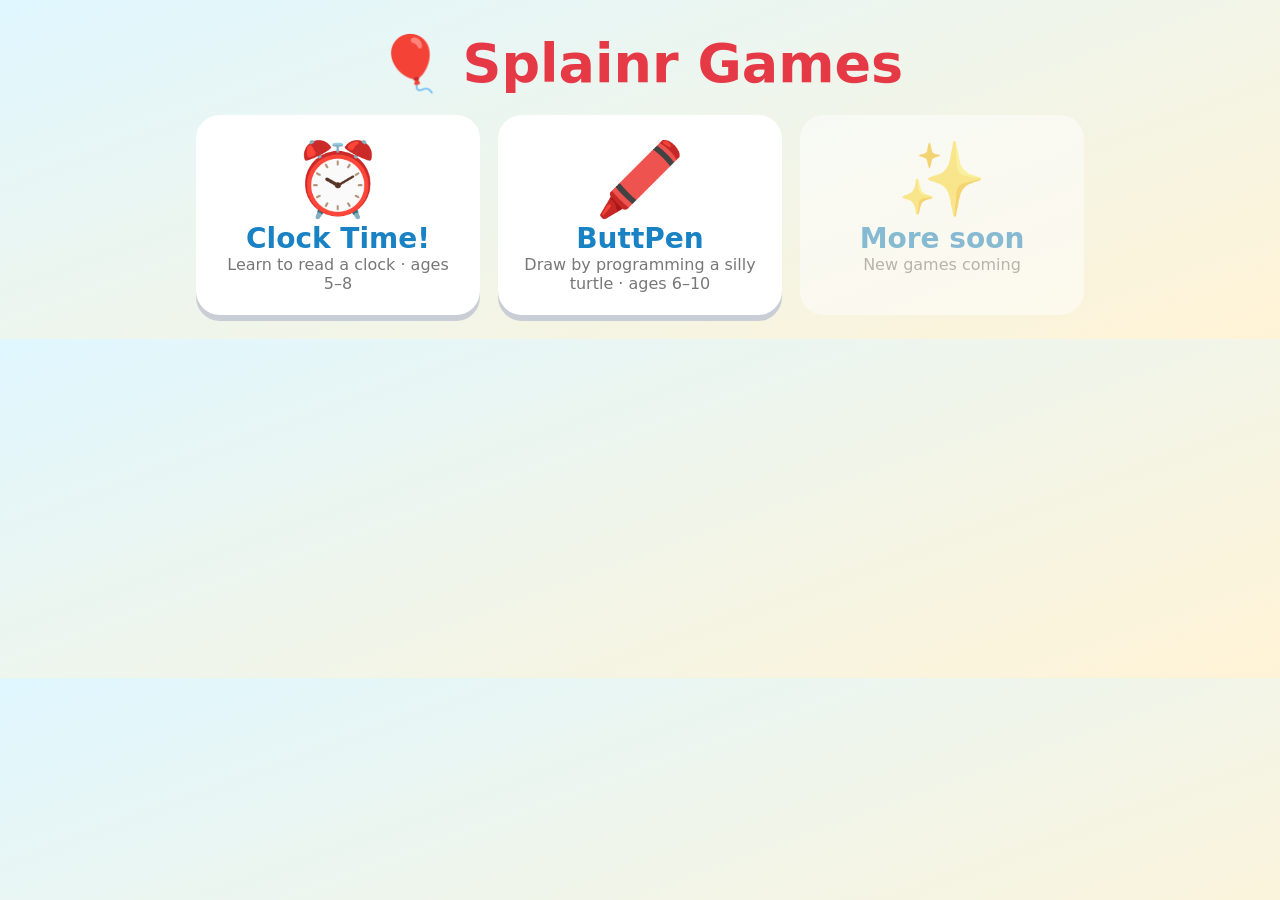
<file: index.html>
<!doctype html>
<html lang="en">
<head>
<meta charset="utf-8">
<meta name="viewport" content="width=device-width, initial-scale=1">
<title>Splainr Games</title>
<style>
  body { margin: 0; font-family: "Comic Sans MS", "Chalkboard SE", "Trebuchet MS", system-ui, sans-serif; background: linear-gradient(160deg, #e0f7ff, #fff3d6); color: #2b2d42; touch-action: manipulation; text-align: center; padding: 24px 12px; }
  h1 { color: #e63946; font-size: clamp(32px, 8vw, 54px); margin: 8px 0 20px; }
  .games { display: flex; flex-wrap: wrap; justify-content: center; gap: 18px; }
  .game { display: block; width: 240px; padding: 22px; border-radius: 24px; background: #fff; text-decoration: none; color: inherit; box-shadow: 0 6px 0 #c9ced6; }
  .game .icon { font-size: 72px; } .game .name { font-size: 28px; font-weight: 800; color: #1982c4; }
  .game .age { color: #777; } .soon { opacity: .5; box-shadow: none; }
</style>
</head>
<body>
  <h1>🎈 Splainr Games</h1>
  <div class="games">
    <a class="game" href="clock/"><div class="icon">⏰</div><div class="name">Clock Time!</div><div class="age">Learn to read a clock · ages 5–8</div></a>
    <a class="game" href="buttpen/"><div class="icon">🖍️</div><div class="name">ButtPen</div><div class="age">Draw by programming a silly turtle · ages 6–10</div></a>
    <div class="game soon"><div class="icon">✨</div><div class="name">More soon</div><div class="age">New games coming</div></div>
  </div>
</body>
</html>
</file>
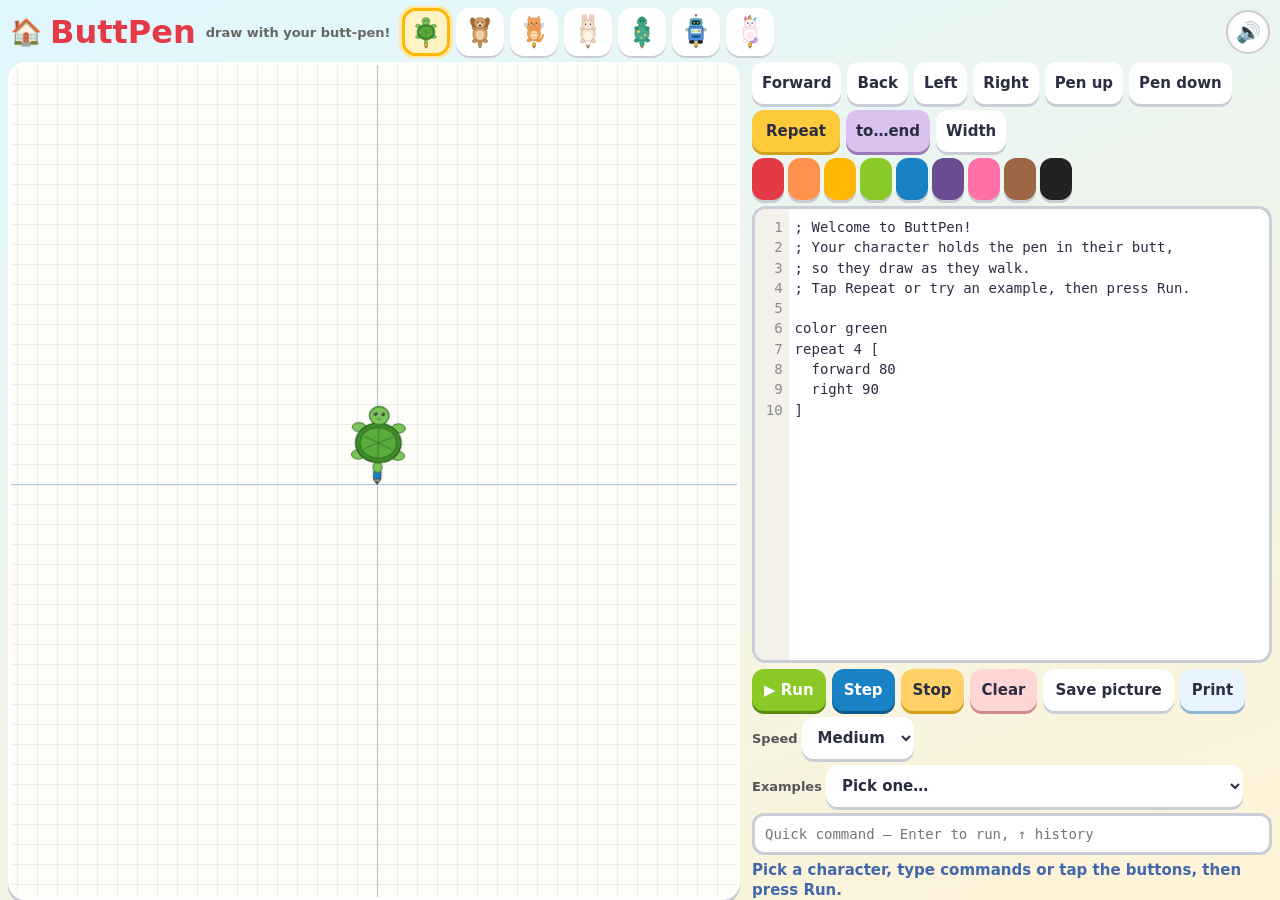
<file: buttpen/index.html>
<!doctype html>
<html lang="en">
<head>
<meta charset="utf-8">
<meta name="viewport" content="width=device-width, initial-scale=1, viewport-fit=cover">
<title>ButtPen – Splainr Games</title>
<link rel="stylesheet" href="style.css">
</head>
<body>
<div id="app">
  <header>
    <a class="home" href="../" aria-label="All games">🏠</a>
    <h1>ButtPen</h1>
    <span class="tag">draw with your butt-pen!</span>
    <div id="picker" role="listbox" aria-label="Choose a character"></div>
    <button id="mute" aria-label="Sound on/off">🔊</button>
  </header>

  <div id="workspace">
    <div id="stage">
      <canvas id="paper"></canvas>
      <div id="actor"></div>
    </div>

    <div id="panel">
      <div id="helpers" aria-label="Insert a command">
        <button type="button" data-ins="forward 50" data-sel="8,2">Forward</button>
        <button type="button" data-ins="back 50" data-sel="5,2">Back</button>
        <button type="button" data-ins="left 90" data-sel="5,2">Left</button>
        <button type="button" data-ins="right 90" data-sel="6,2">Right</button>
        <button type="button" data-ins="pen up">Pen up</button>
        <button type="button" data-ins="pen down">Pen down</button>
        <button type="button" class="btn-repeat" data-ins="repeat 4 [  ]" data-sel="11,0" title="Insert a repeat loop">Repeat</button>
        <button type="button" class="btn-to" data-ins="to name&#10;  &#10;end" data-sel="3,4">to…end</button>
        <button type="button" data-ins="width 4" data-sel="6,1">Width</button>
        <span class="swatches" aria-label="Colors">
          <button type="button" class="swatch" data-ins="color red" style="background:#e63946" title="red" aria-label="color red"></button>
          <button type="button" class="swatch" data-ins="color orange" style="background:#ff924c" title="orange" aria-label="color orange"></button>
          <button type="button" class="swatch" data-ins="color gold" style="background:#ffb703" title="gold" aria-label="color gold"></button>
          <button type="button" class="swatch" data-ins="color green" style="background:#8ac926" title="green" aria-label="color green"></button>
          <button type="button" class="swatch" data-ins="color blue" style="background:#1982c4" title="blue" aria-label="color blue"></button>
          <button type="button" class="swatch" data-ins="color purple" style="background:#6a4c93" title="purple" aria-label="color purple"></button>
          <button type="button" class="swatch" data-ins="color pink" style="background:#ff70a6" title="pink" aria-label="color pink"></button>
          <button type="button" class="swatch" data-ins="color brown" style="background:#9c6644" title="brown" aria-label="color brown"></button>
          <button type="button" class="swatch" data-ins="color black" style="background:#222" title="black" aria-label="color black"></button>
        </span>
      </div>

      <div class="editor" id="editorWrap">
        <pre id="gutter" aria-hidden="true">1</pre>
        <textarea id="code" spellcheck="false" autocapitalize="off" autocomplete="off" autocorrect="off" aria-label="Program"></textarea>
      </div>

      <div class="actions">
        <button type="button" class="btn-run" id="run">▶ Run</button>
        <button type="button" class="btn-step" id="step">Step</button>
        <button type="button" class="btn-stop" id="stop">Stop</button>
        <button type="button" class="btn-clear" id="clear">Clear</button>
        <button type="button" class="btn-save" id="download" title="Save picture">Save <span class="wide-label">picture</span></button>
        <button type="button" class="btn-print" id="print">Print</button>
      </div>

      <div class="row">
        <label>Speed
          <select id="speed" aria-label="Drawing speed">
            <option value="slow">Slow</option>
            <option value="medium" selected>Medium</option>
            <option value="fast">Fast</option>
            <option value="instant">Instant</option>
          </select>
        </label>
        <label>Examples
          <select id="examples" aria-label="Example programs">
            <option value="">Pick one…</option>
          </select>
        </label>
      </div>

      <input id="quick" type="text" spellcheck="false" autocapitalize="off" autocomplete="off" autocorrect="off"
        placeholder="Quick command — Enter to run, ↑ history" aria-label="Quick command">

      <div id="status" role="status" aria-live="polite"></div>
    </div>
  </div>
</div>
<div id="printSheet" aria-hidden="true">
  <figure>
    <img id="printImg" alt="Your ButtPen drawing">
    <figcaption>Made with ButtPen</figcaption>
  </figure>
</div>
<script src="parser.js"></script>
<script src="interpreter.js"></script>
<script src="avatars.js"></script>
<script src="turtle.js"></script>
<script src="sound.js"></script>
<script src="examples.js"></script>
<script src="app.js"></script>
</body>
</html>
</file>
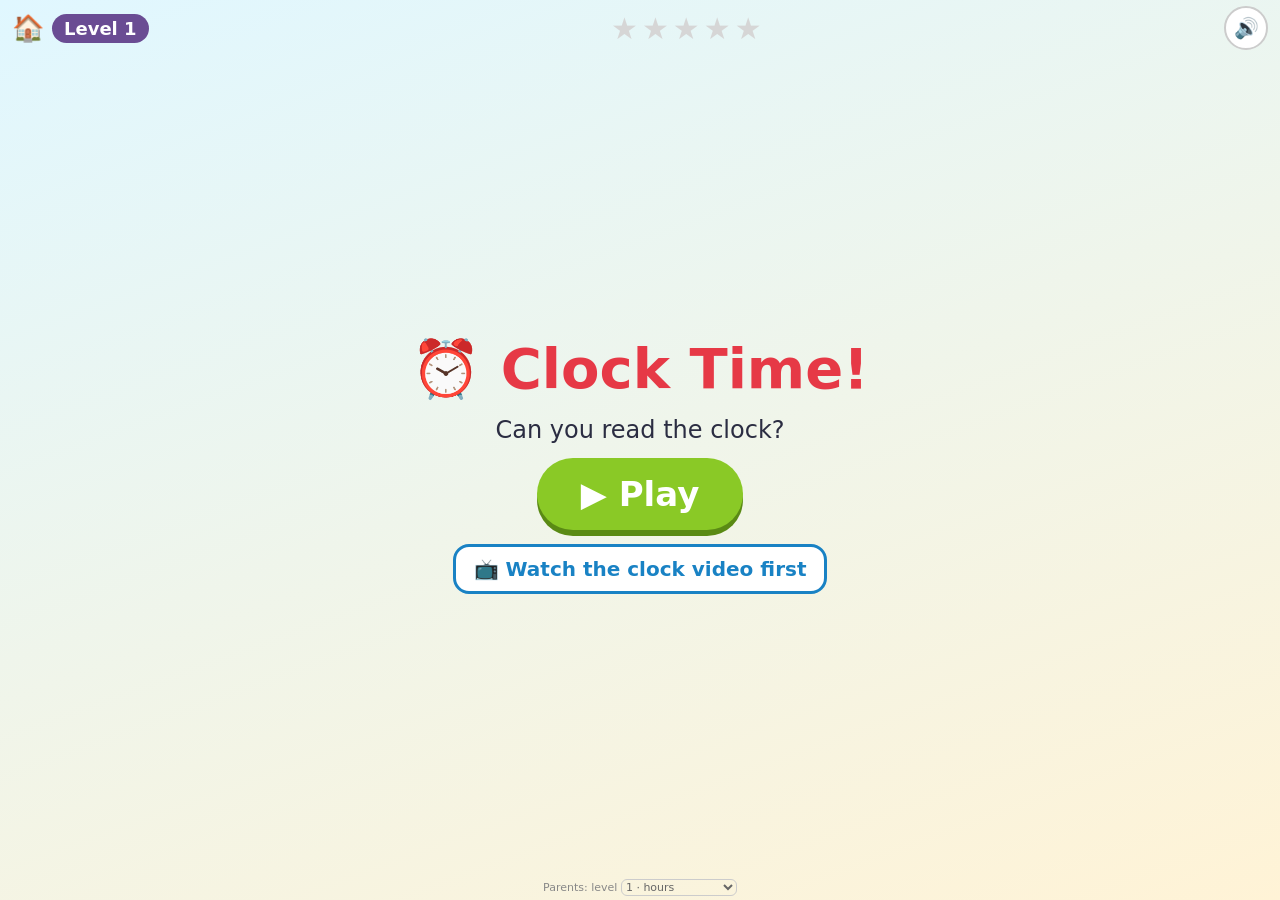
<file: clock/index.html>
<!doctype html>
<html lang="en">
<head>
<meta charset="utf-8">
<meta name="viewport" content="width=device-width, initial-scale=1, viewport-fit=cover">
<title>Clock Time! – Splainr Games</title>
<link rel="stylesheet" href="style.css">
</head>
<body>
<div id="app">
  <header>
    <a class="home" href="../" aria-label="All games">🏠</a>
    <div id="levelBadge">Level 1</div>
    <div id="stars" aria-label="streak"></div>
    <button id="mute" aria-label="Sound on/off">🔊</button>
  </header>

  <section id="start" class="screen">
    <h1>⏰ Clock Time!</h1>
    <p class="big">Can you read the clock?</p>
    <button id="play" class="btn-play">▶ Play</button>
    <a class="video" href="https://staktrace-bot.github.io/explainer-videos/" target="_blank" rel="noopener">📺 Watch the clock video first</a>
  </section>

  <section id="game" class="screen hidden">
    <div class="board">
      <div class="visual">
        <div id="scene" class="hidden"></div>
        <svg id="clock" viewBox="0 0 200 200" role="img" aria-label="clock"></svg>
      </div>
      <div class="answer">
        <div id="prompt" class="prompt"></div>
        <div id="fields" class="fields"></div>
        <div id="ampm" class="ampm hidden">
          <button data-ampm="AM">☀️ AM</button><button data-ampm="PM">🌙 PM</button>
        </div>
        <div id="keypad" class="keypad"></div>
        <div id="feedback" class="feedback" aria-live="polite"></div>
      </div>
    </div>
  </section>

  <section id="celebrate" class="screen hidden">
    <div class="party">🎉⭐🎉</div>
    <h1 id="celebrateText">Level done!</h1>
    <button id="nextLevel" class="btn-play">Next ▶</button>
  </section>

  <section id="win" class="screen hidden">
    <div class="party">🏆</div>
    <h1>You can read clocks!</h1>
    <p class="big">Super star! ⭐⭐⭐⭐⭐</p>
    <button id="again" class="btn-play">Play again ↻</button>
  </section>

  <footer>
    <label class="parents">Parents: level
      <select id="levelPick">
        <option value="1">1 · hours</option>
        <option value="2">2 · AM / PM</option>
        <option value="3">3 · minutes</option>
        <option value="4">4 · both, 5 min</option>
        <option value="5">5 · both, any min</option>
      </select>
    </label>
  </footer>
</div>
<div id="confetti"></div>
<script src="clockmath.js"></script>
<script src="sound.js"></script>
<script src="game.js"></script>
</body>
</html>
</file>
<file: buttpen/style.css>
* { box-sizing: border-box; }
html, body { margin: 0; height: 100%; }
body {
  font-family: "Comic Sans MS", "Chalkboard SE", "Trebuchet MS", system-ui, sans-serif;
  background: linear-gradient(160deg, #e0f7ff, #fff3d6);
  color: #2b2d42;
  touch-action: manipulation;
  -webkit-tap-highlight-color: transparent;
  overflow: hidden;
}
button, select, input, textarea { font: inherit; touch-action: manipulation; }
button, select { cursor: pointer; }
#app {
  height: 100vh; height: 100svh; height: 100dvh;
  display: flex; flex-direction: column;
  min-height: 0;
  padding: env(safe-area-inset-top) 8px env(safe-area-inset-bottom);
}
header {
  flex: 0 0 auto;
  display: flex; align-items: center; gap: 8px;
  padding: 6px 2px 4px;
  min-width: 0;
}
.home { font-size: 26px; text-decoration: none; flex: 0 0 auto; }
h1 {
  margin: 0; font-size: clamp(22px, 5.5vw, 32px); color: #e63946;
  white-space: nowrap; flex: 0 0 auto;
}
.tag {
  display: none; color: #666; font-size: 13px; font-weight: 700;
}
#mute {
  margin-left: auto;
  background: #fff; border: 2px solid #ccc; border-radius: 50%;
  width: 44px; height: 44px; font-size: 20px; flex: 0 0 auto;
}

/* Character picker */
#picker {
  display: flex; gap: 6px; align-items: center;
  overflow-x: auto; overflow-y: hidden;
  flex: 1 1 auto; min-width: 0;
  padding: 2px 4px;
  -webkit-overflow-scrolling: touch;
  scrollbar-width: thin;
}
#picker button {
  flex: 0 0 auto;
  width: 48px; height: 48px; padding: 3px;
  border: 3px solid transparent; border-radius: 14px;
  background: #fff; box-shadow: 0 2px 0 #c9ced6;
}
#picker button svg { width: 100%; height: 100%; display: block; }
#picker button[aria-selected="true"] {
  border-color: #ffb703; background: #fff3c4;
  box-shadow: 0 0 0 3px #ffe8a3;
}
#picker button:active { transform: translateY(2px); box-shadow: none; }

#workspace {
  flex: 1 1 0; min-height: 0;
  display: flex; flex-direction: column;
  gap: 8px;
}
#stage {
  flex: 1 1 38%;
  min-height: 120px;
  position: relative;
  background: #fffdf7;
  border-radius: 18px;
  overflow: hidden;
  box-shadow: 0 4px 0 #c9ced6;
  border: 3px solid #fff;
}
#paper { display: block; width: 100%; height: 100%; }
#actor {
  position: absolute; left: 0; top: 0;
  pointer-events: none;
  will-change: transform;
  transition: opacity .2s;
}
#actor svg { display: block; width: 100%; height: 100%; overflow: visible; }

#panel {
  flex: 1 1 55%;
  min-height: 0;
  display: flex; flex-direction: column;
  gap: 6px;
  overflow-x: hidden;
  overflow-y: auto;
}

#helpers {
  flex: 0 0 auto;
  display: flex; flex-wrap: wrap; gap: 6px;
  align-items: center;
}
#helpers button, .swatch {
  min-height: 40px;
  padding: 6px 10px;
  border: 0; border-radius: 12px;
  background: #fff;
  box-shadow: 0 3px 0 #c9ced6;
  font-weight: 800; font-size: 14px; color: #2b2d42;
}
#helpers button:active, .actions button:active, .swatch:active {
  transform: translateY(2px); box-shadow: 0 1px 0 #c9ced6;
}
#helpers .btn-repeat {
  background: #ffca3a; box-shadow: 0 3px 0 #d4a017;
  font-size: 15px; padding: 6px 14px;
}
#helpers .btn-to { background: #d9c2f0; box-shadow: 0 3px 0 #9b7ab8; }
.swatches { display: flex; gap: 4px; align-items: center; flex-wrap: wrap; }
.swatch {
  width: 32px; height: 32px; min-height: 32px; padding: 0;
  border-radius: 50%; box-shadow: 0 2px 0 rgba(0,0,0,.2);
  border: 2px solid #fff;
}
.swatch:active { transform: translateY(2px); }

.editor {
  flex: 1 1 0;
  min-height: 72px;
  display: flex;
  background: #fff;
  border-radius: 14px;
  border: 3px solid #c9ced6;
  overflow: hidden;
  position: relative;
}
.editor.err {
  border-color: #e63946;
  box-shadow: 0 0 0 3px #ffd6d6;
}
#gutter {
  margin: 0; flex: 0 0 2.4em;
  background: #f3f1ea; color: #8a8a8a;
  text-align: right; padding: 8px 6px;
  font-family: ui-monospace, "Cascadia Mono", "Fira Code", Menlo, Consolas, monospace;
  font-size: 13px; line-height: 1.45;
  overflow: hidden; user-select: none;
  white-space: pre;
}
#gutter .bad { background: #ffd6d6; color: #9b2226; font-weight: 800; border-radius: 4px; }
#code {
  flex: 1 1 auto; min-width: 0; min-height: 0;
  border: 0; resize: none; padding: 8px 8px 8px 6px;
  font-family: ui-monospace, "Cascadia Mono", "Fira Code", Menlo, Consolas, monospace;
  font-size: 13px; line-height: 1.45;
  background: transparent; color: #2b2d42;
  outline: none; white-space: pre; overflow: auto;
  tab-size: 2;
}

.actions {
  flex: 0 0 auto;
  display: flex; flex-wrap: wrap; gap: 6px; align-items: center;
}
.actions button, .actions select, .row select {
  min-height: 42px;
  border: 0; border-radius: 12px;
  padding: 6px 12px;
  font-weight: 800; font-size: 15px;
  background: #fff; color: #2b2d42; box-shadow: 0 3px 0 #c9ced6;
}
.actions button.btn-run { background: #8ac926; color: #fff; box-shadow: 0 3px 0 #5a8a14; }
.actions button.btn-step { background: #1982c4; color: #fff; box-shadow: 0 3px 0 #0f5a8a; }
.actions button.btn-stop { background: #ffd166; color: #2b2d42; box-shadow: 0 3px 0 #d4a017; }
.actions button.btn-clear { background: #ffd6d6; color: #2b2d42; box-shadow: 0 3px 0 #d18a8a; }
.actions button.btn-save { background: #fff; color: #2b2d42; }
.actions button.btn-print { background: #e8f4ff; color: #2b2d42; box-shadow: 0 3px 0 #8fb8d4; }
.row {
  flex: 0 0 auto;
  display: flex; flex-wrap: wrap; gap: 6px; align-items: center;
}
.row label { font-size: 13px; font-weight: 700; color: #555; display: flex; align-items: center; gap: 4px; }

#quick {
  flex: 0 0 auto;
  width: 100%; min-height: 42px;
  border: 3px solid #c9ced6; border-radius: 12px;
  padding: 6px 10px; background: #fff;
  font-family: ui-monospace, "Cascadia Mono", Menlo, Consolas, monospace;
  font-size: 14px;
}
#quick:focus { border-color: #ffb703; outline: none; box-shadow: 0 0 0 3px #ffe8a3; }

#status {
  flex: 0 0 auto;
  min-height: 22px;
  font-size: 15px; font-weight: 800;
  line-height: 1.3;
}
#status.ok { color: #2d8a2d; }
#status.err { color: #9b2226; }
#status.info { color: #4267ac; }

/* Desktop / laptop: side by side */
@media (min-width: 850px) {
  h1 { font-size: 32px; }
  .tag { display: inline; margin-left: 2px; }
  #workspace { flex-direction: row; align-items: stretch; gap: 12px; }
  #stage { flex: 1 1 58%; min-height: 0; }
  #panel { flex: 0 1 42%; max-width: 520px; }
  #helpers button { font-size: 15px; min-height: 42px; }
  #code, #gutter { font-size: 14px; }
}
/* Narrow phones: keep helper/action rows compact so Run + status stay on screen */
@media (max-width: 500px) {
  #helpers button { min-height: 36px; font-size: 13px; padding: 4px 8px; }
  .swatch { width: 28px; height: 28px; min-height: 28px; }
  .actions button, .actions select, .row select, #quick { min-height: 38px; font-size: 14px; padding: 5px 10px; }
  #status { font-size: 13px; min-height: 18px; }
  .editor { min-height: 64px; }
  #helpers { gap: 4px; }
  .wide-label { display: none; }
}
/* Short screens (small phones, in-app browsers) */
@media (max-height: 720px) {
  header { padding: 2px 2px 0; }
  h1 { font-size: 22px; }
  #mute { width: 38px; height: 38px; font-size: 17px; }
  #picker button { width: 40px; height: 40px; }
  #workspace { gap: 5px; }
  #stage { min-height: 110px; }
  #helpers { gap: 4px; }
  #helpers button { min-height: 36px; font-size: 13px; padding: 4px 8px; }
  .swatch { width: 28px; height: 28px; min-height: 28px; }
  .actions button, .actions select, .row select, #quick { min-height: 38px; font-size: 14px; }
  #status { font-size: 13px; min-height: 18px; }
  .editor { min-height: 64px; }
}
@media (max-height: 680px) {
  #stage { flex: 1 1 34%; }
  #panel { flex: 1 1 66%; }
}

/* Print: only the cropped drawing + a small caption, no UI chrome. */
#printSheet {
  position: absolute;
  left: -10000px;
  top: 0;
  width: 10in;
  pointer-events: none;
}
#printSheet figure { margin: 0; padding: 0; text-align: center; }
#printImg { max-width: 100%; height: auto; display: block; margin: 0 auto; }
#printSheet figcaption {
  font-family: "Comic Sans MS", "Chalkboard SE", "Trebuchet MS", system-ui, sans-serif;
  font-size: 14px; font-weight: 700; color: #555; margin-top: 10px;
}

@media print {
  @page { size: landscape; margin: 12mm; }
  html, body {
    height: 100% !important;
    overflow: hidden !important;
    background: #fff !important;
    margin: 0 !important;
    padding: 0 !important;
  }
  #app { display: none !important; }
  #printSheet {
    position: static;
    left: auto;
    top: auto;
    width: 100%;
    height: 100%;
    min-height: 100vh;
    pointer-events: auto;
    display: flex;
    align-items: center;
    justify-content: center;
  }
  #printSheet figure {
    display: flex;
    flex-direction: column;
    align-items: center;
    justify-content: center;
    width: 100%;
    height: 100%;
    max-width: 100%;
    max-height: 100%;
  }
  #printImg {
    /* Scale the cropped drawing up to fill the page, keep its aspect ratio. */
    max-width: 100%;
    max-height: calc(100vh - 40px);
    width: auto;
    height: calc(100vh - 40px);
    object-fit: contain;
    page-break-inside: avoid;
    break-inside: avoid;
  }
  #printSheet figcaption {
    color: #333;
    font-size: 12pt;
    margin-top: 8px;
    flex: 0 0 auto;
  }
}
</file>
<file: clock/style.css>
* { box-sizing: border-box; }
html, body { margin: 0; height: 100%; }
body {
  font-family: "Comic Sans MS", "Chalkboard SE", "Baloo 2", "Trebuchet MS", system-ui, sans-serif;
  background: linear-gradient(160deg, #e0f7ff, #fff3d6);
  color: #2b2d42; touch-action: manipulation; -webkit-tap-highlight-color: transparent;
  user-select: none; -webkit-user-select: none; overflow: hidden;
}
button, select { font: inherit; touch-action: manipulation; cursor: pointer; }
#app { height: 100vh; height: 100svh; height: 100dvh; display: flex; flex-direction: column; padding: env(safe-area-inset-top) 8px env(safe-area-inset-bottom); }
header { display: flex; align-items: center; gap: 8px; padding: 6px 4px; }
.home { font-size: 26px; text-decoration: none; }
#levelBadge { white-space: nowrap; background: #6a4c93; color: #fff; border-radius: 999px; padding: 4px 12px; font-weight: 800; font-size: 18px; }
#stars { flex: 1; min-width: 0; display: flex; justify-content: center; gap: 4px; }
.star { font-size: 30px; color: #d6d6d6; transition: transform .3s, color .3s; }
.star.on { color: #ffb703; transform: scale(1.2); text-shadow: 0 0 6px #ffd166; }
#mute { background: #fff; border: 2px solid #ccc; border-radius: 50%; width: 44px; height: 44px; font-size: 20px; }
.screen { flex: 1; min-height: 0; overflow: hidden; display: flex; flex-direction: column; align-items: center; justify-content: center; text-align: center; gap: 14px; }
.hidden { display: none !important; }
h1 { margin: 0; font-size: clamp(32px, 8vw, 56px); color: #e63946; }
.big { font-size: 24px; margin: 0; }
.btn-play { font-size: 34px; font-weight: 800; padding: 16px 44px; border: 0; border-radius: 999px; background: #8ac926; color: #fff; box-shadow: 0 6px 0 #5a8a14; }
.btn-play:active { transform: translateY(4px); box-shadow: 0 2px 0 #5a8a14; }
.video { font-size: 20px; background: #fff; color: #1982c4; padding: 10px 18px; border-radius: 16px; border: 3px solid #1982c4; text-decoration: none; font-weight: 700; }
.party { font-size: 72px; animation: bounce 1s infinite; }
@keyframes bounce { 50% { transform: translateY(-14px) scale(1.1); } }

/* game: everything stacks in normal flow; the clock takes whatever height is left */
.board { width: 100%; height: 100%; min-height: 0; display: flex; flex-direction: column; align-items: center; justify-content: flex-start; gap: 6px; }
.visual { flex: 1 1 0; min-height: 0; width: 100%; display: flex; flex-direction: column; align-items: center; justify-content: center; gap: 4px; }
/* the SVG box fills the remaining space; viewBox keeps the face round and centred inside it */
#clock { flex: 1 1 0; min-height: 0; min-width: 0; width: 100%; max-width: 520px; height: auto; filter: drop-shadow(0 4px 6px rgba(0,0,0,.15)); }
#scene { flex: 0 1 auto; min-height: 0; display: flex; flex-direction: column; align-items: center; }
#scene svg { display: block; height: 13vh; height: 13dvh; width: auto; max-width: 80vw; aspect-ratio: 200/110; border-radius: 14px; border: 3px solid #fff; box-shadow: 0 2px 6px rgba(0,0,0,.2); }
.scenelabel { font-weight: 800; font-size: 14px; }
.answer { flex: 0 0 auto; display: flex; flex-direction: column; align-items: center; gap: 6px; width: 100%; max-width: 400px; }
.prompt { font-size: 20px; font-weight: 700; line-height: 1.2; }
.fields { display: flex; align-items: flex-start; gap: 6px; }
.fieldwrap { display: flex; flex-direction: column; align-items: center; }
.field { width: 88px; height: 62px; font-size: 40px; font-weight: 800; border-radius: 16px; border: 4px solid #bbb; background: #fff; color: #2b2d42; padding: 0; }
.field.hour { color: #e63946; } .field.min { color: #1d70b8; }
.field.empty { color: #ccc; }
.field.active { border-color: #ffb703; box-shadow: 0 0 0 4px #ffe8a3; }
.field.reveal { border-color: #8ac926; background: #f1fbe3; }
.flabel { font-size: 13px; color: #666; }
.colon { font-size: 40px; font-weight: 800; line-height: 62px; }
.ampm { display: flex; gap: 12px; }
.ampm button { font-size: 22px; font-weight: 800; padding: 6px 18px; border-radius: 14px; border: 4px solid #bbb; background: #fff; min-height: 48px; }
.ampm button.active { border-color: #ffb703; background: #fff3c4; }
.keypad { display: grid; grid-template-columns: repeat(3, 1fr); gap: 8px; width: min(92vw, 330px); }
.keypad button { height: clamp(40px, 7vh, 64px); height: clamp(40px, 7dvh, 64px); font-size: 30px; font-weight: 800; border: 0; border-radius: 16px; background: #fff; box-shadow: 0 4px 0 #c9ced6; color: #2b2d42; }
.keypad button:active { transform: translateY(3px); box-shadow: 0 1px 0 #c9ced6; }
.keypad .ok { background: #8ac926; color: #fff; box-shadow: 0 4px 0 #5a8a14; }
.keypad .del { background: #ffd6d6; }
.feedback { min-height: 28px; font-size: 20px; font-weight: 800; line-height: 1.3; }
.feedback.good { color: #2d8a2d; } .feedback.soft { color: #b5651d; }
.nudge { animation: nudge .4s; }
@keyframes nudge { 25% { transform: translateX(-6px); } 75% { transform: translateX(6px); } }

footer { text-align: center; padding: 2px 0 4px; }
.parents { font-size: 11px; color: #888; }
.parents select { font-size: 11px; color: #666; background: transparent; border: 1px solid #ccc; border-radius: 6px; }

#confetti { position: fixed; inset: 0; pointer-events: none; overflow: hidden; }
#confetti i { position: absolute; top: -20px; width: 12px; height: 18px; border-radius: 3px; animation: fall 2.4s ease-in forwards; }
@keyframes fall { to { top: 110vh; transform: rotate(720deg); } }

/* portrait phones, level 2: picture beside the clock to save height */
@media (max-aspect-ratio: 1/1) {
  #game[data-level="2"] .visual { flex-direction: row; }
  #game[data-level="2"] #scene { flex: 0 1 46%; }
  #game[data-level="2"] #scene svg { width: 100%; height: auto; max-width: none; }
  #game[data-level="2"] #clock { height: 100%; }
}
/* landscape / wide: clock left, answer right */
@media (min-aspect-ratio: 1/1) {
  .board { flex-direction: row; justify-content: center; align-items: stretch; gap: 4vw; }
  .visual { flex: 1 1 0; max-width: 60vw; }
  .answer { justify-content: center; }
  #scene svg { height: 22vh; height: 22dvh; }
}
/* short screens (small phones, in-app browsers, landscape phones) */
@media (max-height: 700px) {
  header { padding: 2px 4px; }
  #mute { width: 38px; height: 38px; font-size: 17px; }
  .star { font-size: 24px; }
  .prompt { font-size: 17px; }
  .field { width: 70px; height: 48px; font-size: 32px; border-width: 3px; }
  .colon { font-size: 32px; line-height: 48px; }
  .flabel { font-size: 11px; }
  .answer { gap: 4px; }
  .keypad { gap: 6px; }
  .keypad button { height: clamp(36px, 6.4vh, 50px); height: clamp(36px, 6.4dvh, 50px); font-size: 24px; }
  .ampm button { min-height: 38px; font-size: 18px; padding: 3px 14px; }
  .feedback { min-height: 22px; font-size: 16px; }
}
@media (max-height: 450px) {
  .keypad button { height: 34px; }
  .field { height: 42px; font-size: 28px; } .colon { line-height: 42px; }
  .feedback { min-height: 20px; }
  footer { padding: 0; }
}
</file>
